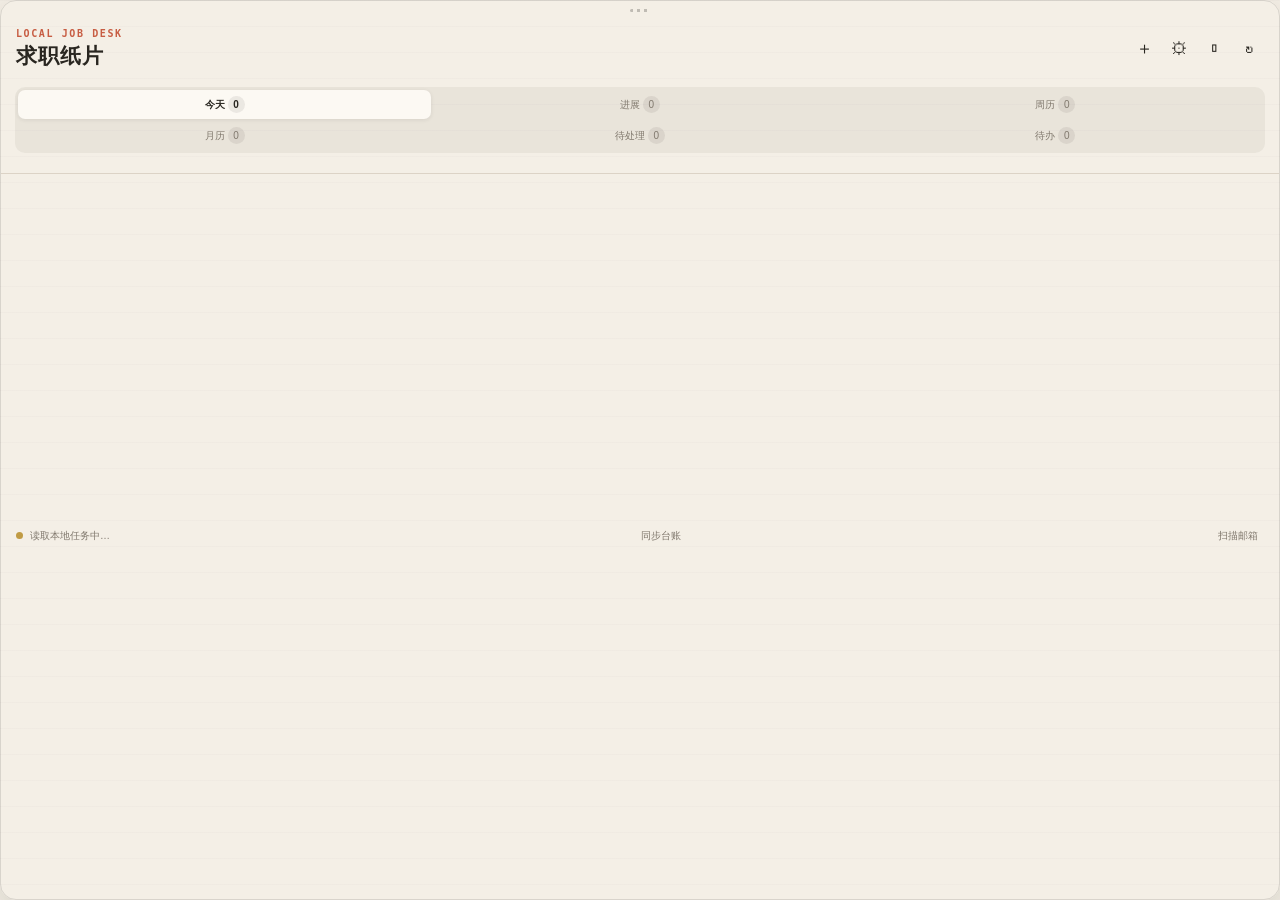
<file: src/job_mail_desk/ui/index.html>
<!doctype html>
<html lang="zh-CN">
  <head>
    <meta charset="utf-8">
    <meta name="viewport" content="width=device-width, initial-scale=1">
    <title>JobMailDesk</title>
    <link rel="stylesheet" href="style.css">
  </head>
  <body>
    <header class="topbar native-drag pywebview-drag-region" title="按住空白处拖动窗口">
      <div class="brand">
        <div class="eyebrow">LOCAL JOB DESK</div>
        <h1>求职纸片</h1>
      </div>
      <div class="top-actions">
        <button id="addButton" class="icon-button" title="新建任务">＋</button>
        <button id="settingsButton" class="icon-button" title="设置">⚙</button>
        <button id="capsuleButton" class="icon-button" title="胶囊模式">▯</button>
        <button id="scanButton" class="icon-button" title="扫描邮箱">↻</button>
      </div>
    </header>

    <section id="capsuleView" class="capsule-view">
      <button id="expandButton" title="点击展开">
        <span class="capsule-mark">J</span>
        <strong id="capsuleCount">0</strong>
      </button>
      <div class="capsule-drag native-drag pywebview-drag-region" title="按住拖动"></div>
    </section>

    <section class="notice-stack">
      <div id="urgentStrip" class="urgent-strip hidden"></div>
      <button id="updateBanner" class="update-banner hidden" type="button"></button>
    </section>

    <nav class="tabs" aria-label="任务视图">
      <button class="tab active" data-view="today">今天 <span id="countToday">0</span></button>
      <button class="tab" data-view="progress" title="按企业查看笔试、面试与轮次进展">进展 <span id="countProgress">0</span></button>
      <button class="tab" data-view="week">周历 <span id="countWeek">0</span></button>
      <button class="tab" data-view="month">月历 <span id="countMonth">0</span></button>
      <button class="tab" data-view="review" title="待归属与待补信息的统一入口">待处理 <span id="countReview">0</span></button>
      <button class="tab" data-view="list" title="全部事项；完成后保留，可再次恢复">待办 <span id="countList">0</span></button>
    </nav>

    <main id="cards" class="cards"></main>

    <footer>
      <span id="healthDot" class="health-dot"></span>
      <span id="healthText">读取本地任务中…</span>
      <button id="ledgerButton" class="text-button" title="读取岗位投递决策台账并刷新卡片">同步台账</button>
      <button id="refreshButton" class="text-button" title="立即扫描邮箱并刷新任务">扫描邮箱</button>
    </footer>

    <template id="taskTemplate">
      <article class="task-card">
        <div class="card-head">
          <div>
            <div class="company"></div>
            <div class="role"></div>
          </div>
          <div class="time-box">
            <div class="time-label"></div>
            <div class="remaining"></div>
          </div>
        </div>
        <div class="meta">
          <span class="stage"></span>
          <span class="round"></span>
          <span class="research"></span>
          <span class="snoozed"></span>
        </div>
        <p class="action"></p>
        <div class="actions">
          <button data-action="toggle_done">完成</button>
          <button data-action="edit_time">补时间</button>
          <button data-action="snooze">延后</button>
          <button data-action="source">邮件链接</button>
          <button data-action="research" class="research-open">查看攻略</button>
          <button data-action="obsidian">Obsidian</button>
          <button data-action="edit">编辑</button>
          <button data-action="ignore" class="muted">忽略</button>
        </div>
      </article>
    </template>

    <dialog id="taskDialog">
      <form id="taskForm" method="dialog">
        <div class="dialog-head">
          <div>
            <div class="eyebrow">MARKDOWN TASK</div>
            <h2 id="dialogTitle">新建求职任务</h2>
          </div>
          <button type="button" id="closeDialog" class="dialog-close">×</button>
        </div>
        <input type="hidden" name="task_id">
        <input type="hidden" name="unresolved_id">
        <input type="hidden" name="application_id">
        <div class="identity-row">
          <label>公司 / 事项<input name="company" required maxlength="80"></label>
          <label>岗位<input name="role" maxlength="80"></label>
        </div>
        <label class="task-only">招聘项目<input name="recruiting_project" maxlength="80" placeholder="如 2027 校园招聘、事业群或专项计划"></label>
        <div class="form-row task-only">
          <label>阶段<input name="stage" value="自定义待办" maxlength="40"></label>
          <label>轮次<input name="round" maxlength="30"></label>
        </div>
        <div class="form-row application-status-row">
          <label>申请链状态<select name="application_state">
            <option value="">不修改</option>
            <option value="active">进行中</option>
            <option value="pending">待确认</option>
            <option value="ended">已结束</option>
            <option value="offered">已 Offer</option>
          </select></label>
          <label>结果 / 说明<input name="application_result" maxlength="80" placeholder="如：一面未通过"></label>
        </div>
        <div class="form-row task-only">
          <label>开始<input name="start_at" type="datetime-local"></label>
          <label>结束<input name="end_at" type="datetime-local"></label>
        </div>
        <label class="task-only">硬截止<input name="deadline_at" type="datetime-local"></label>
        <label>下一步行动<textarea name="action_summary" rows="3" required maxlength="240"></textarea></label>
        <label class="task-only">Markdown 手动补充<textarea name="manual_notes" rows="6" maxlength="2000" placeholder="准备材料、问题清单、复盘备注……"></textarea></label>
        <div id="formError" class="form-error"></div>
        <div class="dialog-actions">
          <button type="button" id="cancelDialog">取消</button>
          <button type="submit" class="primary">保存到 Markdown</button>
        </div>
      </form>
    </dialog>

    <dialog id="settingsDialog" class="settings-dialog">
      <form id="settingsForm" method="dialog">
        <div class="dialog-head">
          <div>
            <div class="eyebrow">JOBMAILDESK CORE</div>
            <h2 id="settingsTitle">设置</h2>
          </div>
          <button type="button" id="closeSettings" class="dialog-close">×</button>
        </div>
        <p id="firstRunHint" class="settings-hint hidden">首次使用请配置邮箱账号。客户端授权码只保存在系统安全凭据库，本程序不会把密码写入配置文件。</p>

        <section class="settings-section">
          <h3>邮箱与扫描</h3>
          <label>邮箱账号<input name="email" type="email" autocomplete="username" placeholder="请输入完整邮箱地址"></label>
          <label>客户端授权码<input name="authorization_code" type="password" autocomplete="new-password" placeholder="已配置时留空即可"></label>
          <label>邮件服务商
            <select name="mail_provider" id="mailProvider">
              <option value="qq">QQ</option>
              <option value="163">163</option>
              <option value="126">126</option>
              <option value="yeah">Yeah</option>
              <option value="gmail">Gmail</option>
              <option value="outlook">Outlook</option>
              <option value="custom">Custom</option>
            </select>
          </label>
          <div class="form-row">
            <label>IMAP主机<input name="mail_host" autocomplete="off" placeholder="imap.example.com"></label>
            <label>端口<input name="mail_port" type="number" min="1" max="65535" inputmode="numeric"></label>
          </div>
          <label class="toggle-label"><input name="mail_ssl" type="checkbox">使用 SSL/TLS</label>
          <div class="form-row">
            <label>扫描间隔（分钟）<input name="poll_minutes" type="number" min="5" max="120" value="10"></label>
            <label>回看天数<input name="lookback_days" type="number" min="1" max="30" value="3"></label>
          </div>
          <button type="button" id="testMailSettings" class="secondary-wide">测试只读邮箱连接</button>
        </section>

        <section class="settings-section">
          <label class="toggle-label"><input name="obsidian_enabled" type="checkbox">同步到Obsidian</label>
          <p>选择一个Markdown文件作为待办总览；关闭时任务仍保存在本机。</p>
          <div class="path-row">
            <input name="obsidian_output" aria-label="Obsidian待办路径">
            <button type="button" data-pick-path="obsidian_output">选择</button>
          </div>
        </section>

        <section class="settings-section">
          <label class="toggle-label"><input name="progress_enabled" type="checkbox">生成求职进展文档</label>
          <p>输出文档由程序维护；台账文档由用户填写，公司进展会合并进卡片。</p>
          <label>进展输出</label>
          <div class="path-row">
            <input name="progress_output" aria-label="进展输出路径">
            <button type="button" data-pick-path="progress_output">选择</button>
          </div>
          <label>手动进展台账</label>
          <div class="path-row">
            <input name="progress_source" aria-label="手动进展台账路径">
            <button type="button" data-pick-path="progress_source">选择</button>
          </div>
          <button type="button" id="createProgressTemplate" class="secondary-wide">生成规范台账模板</button>
        </section>

        <section class="settings-section dictionary-section">
          <div class="settings-section-head">
            <h3>企业与岗位词典</h3>
            <span id="dictionaryBadge" class="version-chip">正在读取</span>
          </div>
          <p>程序已内置通用秋招词典。也可以导入自己的 XLSX 表格，在本机追加企业、招聘项目和岗位名称。</p>
          <label>工作表名称<input name="dictionary_sheet" value="2027秋招信息表" placeholder="例如：2027秋招信息表"></label>
          <div class="path-row">
            <input name="dictionary_workbook" aria-label="秋招词典工作簿" readonly placeholder="选择 .xlsx 文件">
            <button type="button" id="selectDictionaryWorkbook">选择</button>
          </div>
          <button type="button" id="compileDictionaryWorkbook" class="secondary-wide">编译并启用个人词典</button>
          <div id="dictionaryStatus" class="update-status">内置词典可直接使用</div>
        </section>

        <section class="settings-section update-section">
          <div class="settings-section-head">
            <h3>版本通知</h3>
            <span id="currentVersion" class="version-chip">v0.4.1</span>
          </div>
          <div id="runtimeVersionStatus" class="update-status">运行时隔离信息读取中…</div>
          <label class="toggle-label"><input name="updates_enabled" type="checkbox">每天自动检查一次</label>
          <p>只读取公开 GitHub Release并显示更新公告；下载和覆盖仍由用户手动完成。</p>
          <label>更新通道
            <select name="update_channel">
              <option value="preview">预览版（包含 prerelease）</option>
              <option value="stable">稳定版</option>
            </select>
          </label>
          <div class="update-actions">
            <button type="button" id="checkUpdates" class="secondary-wide">检查更新</button>
            <button type="button" id="openUpdateRelease" class="secondary-wide">打开下载页</button>
          </div>
          <div id="updateStatus" class="update-status">尚未检查更新</div>
          <details id="updateNotes" class="update-notes hidden">
            <summary>查看更新说明</summary>
            <pre id="updateNotesText"></pre>
          </details>
        </section>

        <div id="settingsStatus" class="form-error"></div>
        <div class="dialog-actions">
          <button type="button" id="cancelSettings">取消</button>
          <button type="submit" class="primary">保存并应用</button>
        </div>
      </form>
    </dialog>

    <script src="app.js"></script>
  </body>
</html>
</file>
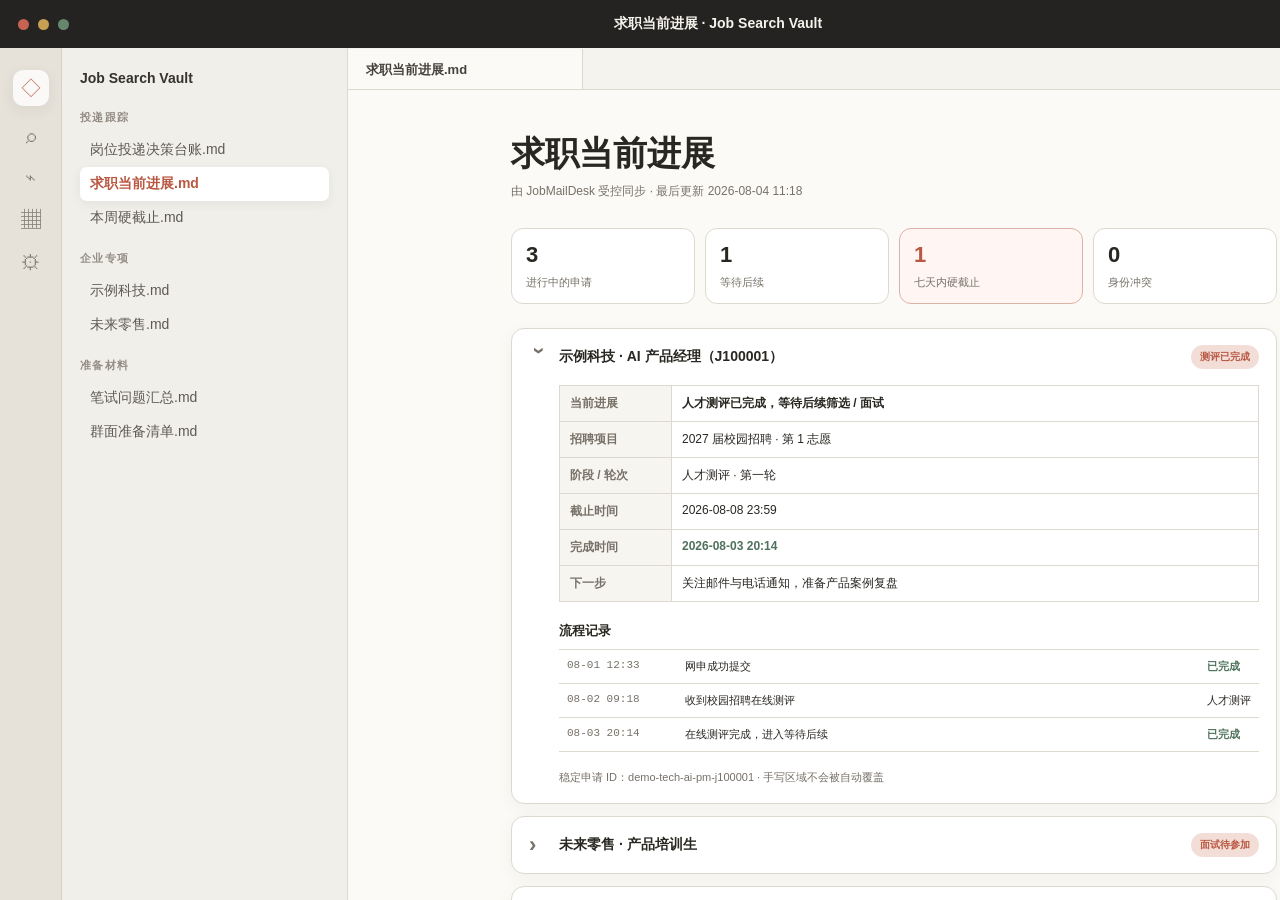
<file: docs/assets/obsidian-progress-demo.html>
<!doctype html>
<html lang="zh-CN">
<head>
  <meta charset="utf-8">
  <meta name="viewport" content="width=device-width, initial-scale=1">
  <title>JobMailDesk Obsidian Progress Demo</title>
  <style>
    :root {
      color-scheme: light;
      --chrome: #242322;
      --sidebar: #f1efea;
      --paper: #fbfaf7;
      --ink: #292722;
      --muted: #777168;
      --line: #ded9cf;
      --accent: #b95843;
      --accent-soft: #f3ded7;
      --green: #4f725e;
    }
    * { box-sizing: border-box; }
    body {
      margin: 0;
      background: #d8d5cf;
      color: var(--ink);
      font-family: "Microsoft YaHei UI", "PingFang SC", sans-serif;
    }
    .window {
      width: 1440px;
      height: 900px;
      overflow: hidden;
      background: var(--paper);
      box-shadow: 0 30px 80px rgba(28, 26, 23, .28);
    }
    .titlebar {
      height: 48px;
      display: flex;
      align-items: center;
      justify-content: space-between;
      padding: 0 18px;
      background: var(--chrome);
      color: #f6f3ed;
      font-size: 14px;
    }
    .titlebar .traffic { display: flex; gap: 9px; }
    .dot { width: 11px; height: 11px; border-radius: 50%; background: #77736d; }
    .dot:first-child { background: #c76352; }
    .dot:nth-child(2) { background: #c6a052; }
    .dot:nth-child(3) { background: #66876e; }
    .workspace { display: grid; grid-template-columns: 62px 286px 1fr; height: 852px; }
    .ribbon {
      display: flex;
      flex-direction: column;
      align-items: center;
      gap: 18px;
      padding-top: 22px;
      border-right: 1px solid #d7d2c8;
      background: #e6e2da;
      color: #6f6a62;
    }
    .ribbon span { font-size: 20px; opacity: .82; }
    .ribbon .active {
      width: 36px; height: 36px; display: grid; place-items: center;
      border-radius: 10px; background: #fff; color: var(--accent);
      box-shadow: 0 4px 14px rgba(45, 42, 36, .08);
    }
    .sidebar {
      padding: 22px 18px;
      border-right: 1px solid #ded9cf;
      background: var(--sidebar);
      color: #5d5952;
      font-size: 14px;
    }
    .vault { margin-bottom: 24px; color: #35322e; font-weight: 800; }
    .group { margin: 16px 0 8px; color: #938d84; font-size: 11px; font-weight: 800; letter-spacing: .12em; }
    .file { padding: 8px 10px; border-radius: 7px; white-space: nowrap; }
    .file.active { background: #fff; color: var(--accent); font-weight: 800; box-shadow: 0 3px 12px rgba(40, 37, 32, .06); }
    .main { overflow: hidden; background: var(--paper); }
    .tabbar {
      height: 42px;
      display: flex;
      align-items: end;
      border-bottom: 1px solid var(--line);
      background: #f5f3ee;
    }
    .tab {
      min-width: 235px;
      padding: 12px 18px 10px;
      border-right: 1px solid var(--line);
      background: var(--paper);
      color: #46423c;
      font-size: 13px;
      font-weight: 700;
    }
    .document { width: 850px; margin: 0 auto; padding: 44px 42px 80px; }
    h1 { margin: 0 0 8px; font: 800 34px/1.2 Georgia, "Microsoft YaHei UI", serif; }
    .meta { color: var(--muted); font-size: 12px; }
    .summary {
      display: grid;
      grid-template-columns: repeat(4, 1fr);
      gap: 10px;
      margin: 28px 0 24px;
    }
    .metric { padding: 13px 14px; border: 1px solid var(--line); border-radius: 12px; background: #fff; }
    .metric strong { display: block; margin-bottom: 4px; font-size: 22px; }
    .metric span { color: var(--muted); font-size: 11px; }
    .metric.urgent { border-color: #dfb1a6; background: #fff6f3; color: var(--accent); }
    details {
      margin: 12px 0;
      overflow: hidden;
      border: 1px solid var(--line);
      border-radius: 13px;
      background: #fff;
      box-shadow: 0 5px 18px rgba(41, 37, 31, .045);
    }
    summary {
      display: grid;
      grid-template-columns: 20px 1fr auto;
      gap: 10px;
      align-items: center;
      padding: 15px 17px;
      cursor: default;
      list-style: none;
      font-size: 14px;
      font-weight: 800;
    }
    summary::before { content: "›"; color: var(--muted); font-size: 22px; transform: rotate(90deg); }
    details:not([open]) summary::before { transform: rotate(0); }
    .badge { padding: 5px 9px; border-radius: 999px; background: var(--accent-soft); color: var(--accent); font-size: 10px; }
    .body { padding: 0 17px 18px 47px; }
    table { width: 100%; border-collapse: collapse; font-size: 12px; }
    th, td { padding: 9px 10px; border: 1px solid var(--line); text-align: left; vertical-align: top; }
    th { width: 112px; background: #f7f5f0; color: var(--muted); font-weight: 700; }
    h3 { margin: 20px 0 9px; font-size: 13px; }
    .timeline { display: grid; grid-template-columns: 118px 1fr auto; gap: 0; border-top: 1px solid var(--line); }
    .timeline div { padding: 9px 8px; border-bottom: 1px solid var(--line); font-size: 11px; }
    .timeline .time { color: var(--muted); font-family: Consolas, monospace; }
    .done { color: var(--green); font-weight: 800; }
    .sync-note { margin-top: 18px; color: var(--muted); font-size: 11px; }
  </style>
</head>
<body>
  <div class="window">
    <div class="titlebar">
      <div class="traffic"><span class="dot"></span><span class="dot"></span><span class="dot"></span></div>
      <strong>求职当前进展 · Job Search Vault</strong>
      <span>Obsidian</span>
    </div>
    <div class="workspace">
      <aside class="ribbon"><span class="active">◇</span><span>⌕</span><span>⌁</span><span>▦</span><span>⚙</span></aside>
      <aside class="sidebar">
        <div class="vault">Job Search Vault</div>
        <div class="group">投递跟踪</div>
        <div class="file">岗位投递决策台账.md</div>
        <div class="file active">求职当前进展.md</div>
        <div class="file">本周硬截止.md</div>
        <div class="group">企业专项</div>
        <div class="file">示例科技.md</div>
        <div class="file">未来零售.md</div>
        <div class="group">准备材料</div>
        <div class="file">笔试问题汇总.md</div>
        <div class="file">群面准备清单.md</div>
      </aside>
      <main class="main">
        <div class="tabbar"><div class="tab">求职当前进展.md</div></div>
        <article class="document">
          <h1>求职当前进展</h1>
          <div class="meta">由 JobMailDesk 受控同步 · 最后更新 2026-08-04 11:18</div>
          <section class="summary">
            <div class="metric"><strong>3</strong><span>进行中的申请</span></div>
            <div class="metric"><strong>1</strong><span>等待后续</span></div>
            <div class="metric urgent"><strong>1</strong><span>七天内硬截止</span></div>
            <div class="metric"><strong>0</strong><span>身份冲突</span></div>
          </section>
          <details open>
            <summary><span>示例科技 · AI 产品经理（J100001）</span><span class="badge">测评已完成</span></summary>
            <div class="body">
              <table>
                <tr><th>当前进展</th><td><strong>人才测评已完成，等待后续筛选 / 面试</strong></td></tr>
                <tr><th>招聘项目</th><td>2027 届校园招聘 · 第 1 志愿</td></tr>
                <tr><th>阶段 / 轮次</th><td>人才测评 · 第一轮</td></tr>
                <tr><th>截止时间</th><td>2026-08-08 23:59</td></tr>
                <tr><th>完成时间</th><td class="done">2026-08-03 20:14</td></tr>
                <tr><th>下一步</th><td>关注邮件与电话通知，准备产品案例复盘</td></tr>
              </table>
              <h3>流程记录</h3>
              <div class="timeline">
                <div class="time">08-01 12:33</div><div>网申成功提交</div><div class="done">已完成</div>
                <div class="time">08-02 09:18</div><div>收到校园招聘在线测评</div><div>人才测评</div>
                <div class="time">08-03 20:14</div><div>在线测评完成，进入等待后续</div><div class="done">已完成</div>
              </div>
              <div class="sync-note">稳定申请 ID：demo-tech-ai-pm-j100001 · 手写区域不会被自动覆盖</div>
            </div>
          </details>
          <details>
            <summary><span>未来零售 · 产品培训生</span><span class="badge">面试待参加</span></summary>
          </details>
          <details>
            <summary><span>云端互动 · 项目管理培训生</span><span class="badge">时间待确认</span></summary>
          </details>
        </article>
      </main>
    </div>
  </div>
</body>
</html>
</file>
<file: src/job_mail_desk/ui/style.css>
:root {
  color-scheme: light;
  --paper: #f4efe6;
  --paper-raised: #fcf9f3;
  --ink: #292620;
  --muted: #81796e;
  --line: #dcd3c6;
  --accent: #c75d43;
  --accent-soft: #efd8ce;
  --safe: #557962;
  font-family: "Microsoft YaHei UI", "Segoe UI", sans-serif;
}

* {
  box-sizing: border-box;
}

html,
body {
  width: 100%;
  height: 100%;
  margin: 0;
  overflow: hidden;
  background: transparent;
  color: var(--ink);
}

body {
  display: grid;
  grid-template-rows: auto auto auto 1fr auto;
  border: 1px solid rgba(37, 35, 31, 0.13);
  border-radius: 16px;
  background:
    linear-gradient(rgba(93, 80, 60, 0.024) 1px, transparent 1px),
    var(--paper);
  background-size: 100% 26px;
  box-shadow: 0 12px 36px rgba(35, 30, 24, 0.16);
}

.native-drag {
  cursor: grab;
  touch-action: none;
}

.native-drag:active {
  cursor: grabbing;
}

button {
  font: inherit;
  cursor: pointer;
}

.topbar {
  position: relative;
  display: flex;
  align-items: center;
  justify-content: space-between;
  min-height: 86px;
  padding: 20px 15px 11px;
  user-select: none;
}

.topbar::before {
  position: absolute;
  top: 8px;
  left: 50%;
  width: 20px;
  height: 3px;
  border-radius: 3px;
  background: repeating-linear-gradient(to right, rgba(37, 35, 31, 0.25) 0 3px, transparent 3px 7px);
  content: "";
  pointer-events: none;
  transform: translateX(-50%);
}

.brand {
  pointer-events: none;
}

.top-actions {
  display: flex;
  gap: 6px;
  pointer-events: auto;
}

.eyebrow {
  font: 700 10px/1.2 Consolas, monospace;
  letter-spacing: 0.16em;
  color: var(--accent);
}

h1 {
  margin: 2px 0 0;
  font-family: "Microsoft YaHei UI", sans-serif;
  font-size: 21px;
  letter-spacing: 0.04em;
}

.icon-button {
  width: 29px;
  height: 29px;
  border: 0;
  border-radius: 9px;
  background: transparent;
  color: var(--ink);
  font-size: 17px;
}

.icon-button:hover {
  background: rgba(37, 35, 31, 0.07);
}

.capsule-view {
  display: none;
}

body.capsule {
  display: block;
  border: 0;
  border-radius: 13px;
  background: transparent;
  box-shadow: none;
}

body.capsule > :not(.capsule-view) {
  display: none !important;
}

body.capsule .capsule-view {
  position: relative;
  display: grid;
  grid-template-rows: 1fr 18px;
  width: 100%;
  height: 100%;
  overflow: hidden;
  border: 1px solid rgba(37, 35, 31, 0.18);
  border-radius: 13px;
  background: var(--paper-raised);
  box-shadow: 0 7px 18px rgba(35, 30, 24, 0.2);
}

.capsule-view button {
  display: grid;
  width: 100%;
  min-height: 0;
  align-content: center;
  justify-items: center;
  gap: 5px;
  padding: 6px 3px 2px;
  border: 0;
  background: transparent;
  color: var(--ink);
}

.capsule-drag {
  position: relative;
  border-top: 1px solid rgba(37, 35, 31, 0.09);
  background: rgba(37, 35, 31, 0.035);
}

.capsule-drag::after {
  position: absolute;
  top: 50%;
  left: 50%;
  width: 15px;
  height: 3px;
  border-radius: 4px;
  background: repeating-linear-gradient(to right, rgba(37, 35, 31, 0.38) 0 3px, transparent 3px 6px);
  content: "";
  transform: translate(-50%, -50%);
}

.capsule-mark {
  display: grid;
  width: 18px;
  height: 18px;
  place-items: center;
  border-radius: 10px;
  background: var(--accent);
  color: white;
  font: 900 12px/1 Consolas, monospace;
}

.capsule-view strong {
  display: grid;
  min-width: 17px;
  height: 17px;
  place-items: center;
  border-radius: 9px;
  background: rgba(37, 35, 31, 0.08);
  font: 800 10px/1 Consolas, monospace;
}

.capsule-view strong.urgent {
  background: var(--accent);
  color: white;
}

.urgent-strip {
  margin: 0 15px 8px;
  padding: 6px 9px;
  border-left: 3px solid var(--accent);
  border-radius: 5px;
  background: color-mix(in srgb, var(--accent-soft) 72%, transparent);
  color: var(--accent);
  font-size: 10px;
  font-weight: 700;
}

.hidden {
  display: none;
}

.tabs {
  display: grid;
  grid-template-columns: repeat(3, 1fr);
  gap: 2px;
  margin: 0 14px 10px;
  padding: 3px;
  border-radius: 10px;
  background: rgba(37, 35, 31, 0.055);
}

.tab {
  padding: 6px 2px;
  border: 0;
  border-radius: 7px;
  background: transparent;
  color: var(--muted);
  font-size: 10px;
}

.tab span {
  display: inline-grid;
  min-width: 17px;
  height: 17px;
  place-items: center;
  border-radius: 9px;
  background: rgba(37, 35, 31, 0.08);
  font-size: 10px;
}

.tab.active {
  border-color: transparent;
  background: var(--paper-raised);
  box-shadow: 0 1px 4px rgba(37, 35, 31, 0.09);
  color: var(--ink);
  font-weight: 700;
}

.filter-bar {
  display: flex;
  gap: 5px;
  margin: 0 1px 9px;
  padding: 1px 0 3px;
  overflow-x: auto;
  scrollbar-width: none;
}

.filter-bar::-webkit-scrollbar {
  display: none;
}

.filter-bar button {
  flex: 0 0 auto;
  padding: 5px 8px;
  border: 1px solid var(--line);
  border-radius: 999px;
  background: color-mix(in srgb, var(--paper-raised) 78%, transparent);
  color: var(--muted);
  font-size: 9px;
}

.filter-bar button.active {
  border-color: color-mix(in srgb, var(--safe) 52%, var(--line));
  background: color-mix(in srgb, var(--safe) 13%, var(--paper-raised));
  color: var(--safe);
  font-weight: 700;
}

.cards {
  overflow-y: auto;
  padding: 0 14px 10px;
  scrollbar-width: thin;
  scrollbar-color: var(--line) transparent;
}

.task-card {
  position: relative;
  margin-bottom: 8px;
  padding: 13px 13px 12px;
  border: 1px solid color-mix(in srgb, var(--line) 82%, transparent);
  border-left: 3px solid var(--safe);
  border-radius: 10px;
  background: color-mix(in srgb, var(--paper-raised) 82%, transparent);
  box-shadow: 0 2px 9px rgba(37, 35, 31, 0.035);
  cursor: pointer;
}

.task-card.done {
  border-left-color: var(--line);
  opacity: 0.58;
}

.task-card.done .company,
.task-card.done .role,
.task-card.done .time-label,
.task-card.done .action {
  text-decoration: line-through;
}

.task-card.recently-handled {
  border-left-color: var(--line);
  opacity: 0.62;
}

.task-card.recently-handled .company,
.task-card.recently-handled .role,
.task-card.recently-handled .time-label,
.task-card.recently-handled .action {
  text-decoration: line-through;
}

.task-card[data-priority="urgent"]:not(.done):not(.recently-handled) {
  border-left-color: var(--accent);
  background: color-mix(in srgb, var(--accent-soft) 34%, var(--paper-raised));
}

.card-head {
  display: flex;
  align-items: flex-start;
  justify-content: space-between;
  gap: 10px;
}

.company {
  font-size: 14px;
  font-weight: 800;
}

.role {
  margin-top: 2px;
  color: var(--muted);
  font-size: 11px;
}

.time-box {
  flex: none;
  text-align: right;
}

.time-label {
  font: 700 12px/1.2 Consolas, monospace;
}

.remaining {
  margin-top: 3px;
  color: var(--accent);
  font-size: 10px;
  font-weight: 700;
}

.meta {
  display: flex;
  flex-wrap: wrap;
  gap: 5px;
  margin-top: 9px;
}

.meta span {
  padding: 2px 6px;
  border-radius: 9px;
  background: rgba(37, 35, 31, 0.07);
  font-size: 10px;
}

.action {
  display: -webkit-box;
  margin: 8px 0;
  overflow: hidden;
  color: #474139;
  font-size: 11px;
  line-height: 1.55;
  -webkit-line-clamp: 3;
  -webkit-box-orient: vertical;
}

.actions {
  display: flex;
  flex-wrap: wrap;
  gap: 5px;
  cursor: default;
}

.actions button {
  padding: 4px 7px;
  border: 0;
  border-radius: 7px;
  background: rgba(37, 35, 31, 0.055);
  color: var(--ink);
  font-size: 10px;
}

.actions button:first-child {
  background: var(--ink);
  color: white;
}

.actions .muted {
  color: var(--muted);
}

.unresolved-card {
  border-color: color-mix(in srgb, var(--accent) 45%, var(--line));
  background: color-mix(in srgb, var(--accent-soft) 55%, var(--paper));
}

.unresolved-candidates {
  display: flex;
  flex-wrap: wrap;
  gap: 6px;
  align-items: center;
  margin: 8px 0 2px;
  color: var(--muted);
  font-size: 12px;
}

.secondary-action {
  border: 1px solid var(--line);
  border-radius: 999px;
  padding: 5px 9px;
  color: var(--ink);
  background: var(--paper);
  cursor: pointer;
}

.secondary-action:hover {
  border-color: var(--accent);
  color: var(--accent-strong);
}

.actions button.confirming,
.calendar-event button.confirming {
  background: var(--accent);
  color: white;
}

dialog {
  width: calc(100% - 36px);
  max-width: 560px;
  max-height: calc(100% - 42px);
  padding: 0;
  overflow: hidden;
  border: 1px solid var(--line);
  border-radius: 16px;
  background: var(--paper);
  color: var(--ink);
  box-shadow: 0 18px 50px rgba(37, 35, 31, 0.28);
}

dialog::backdrop {
  background: rgba(37, 35, 31, 0.42);
  backdrop-filter: blur(2px);
}

#taskForm {
  display: grid;
  max-height: calc(100vh - 50px);
  gap: 13px;
  padding: 20px;
  overflow: auto;
  overflow-x: hidden;
}

.dialog-head {
  display: flex;
  align-items: flex-start;
  justify-content: space-between;
}

.dialog-head h2 {
  margin: 3px 0 0;
  font-size: 19px;
}

.dialog-close {
  border: 0;
  background: transparent;
  color: var(--muted);
  font-size: 24px;
}

#taskForm label {
  display: grid;
  gap: 4px;
  color: var(--muted);
  font-size: 10px;
  font-weight: 700;
}

#taskForm input,
#taskForm select,
#taskForm textarea {
  width: 100%;
  padding: 8px 9px;
  border: 1px solid var(--line);
  border-radius: 8px;
  outline: 0;
  background: rgba(255, 255, 255, 0.68);
  color: var(--ink);
  font: 12px/1.35 "Microsoft YaHei UI", sans-serif;
}

#taskForm input:focus,
#taskForm select:focus,
#taskForm textarea:focus {
  border-color: var(--accent);
}

.form-row {
  display: grid;
  grid-template-columns: 1fr 1fr;
  gap: 12px;
}

.identity-row {
  display: grid;
  grid-template-columns: minmax(0, 0.8fr) minmax(0, 1.2fr);
  gap: 12px;
}

#taskForm textarea[name="action_summary"] {
  min-height: 76px;
  resize: vertical;
}

#taskForm textarea[name="manual_notes"] {
  min-height: 150px;
  resize: vertical;
}

.progress-overview {
  display: flex;
  align-items: center;
  justify-content: space-between;
  margin-bottom: 8px;
  padding: 0 3px;
  color: var(--muted);
  font-size: 10px;
}

.progress-overview button {
  padding: 4px 8px;
  border: 1px solid var(--line);
  border-radius: 7px;
  background: rgba(255, 255, 255, 0.54);
  color: var(--ink);
  font-size: 9px;
}

.progress-company {
  width: 100%;
  min-width: 0;
  box-sizing: border-box;
  margin-bottom: 7px;
  overflow: hidden;
  border: 1px solid var(--line);
  border-radius: 10px;
  background: rgba(255, 255, 255, 0.48);
}

.progress-company[open] {
  background: rgba(255, 255, 255, 0.64);
  box-shadow: 0 3px 10px rgba(37, 35, 31, 0.04);
}

.progress-company-summary {
  display: grid;
  grid-template-columns: 12px minmax(0, 1fr) max-content;
  gap: 8px;
  align-items: center;
  width: 100%;
  min-width: 0;
  box-sizing: border-box;
  min-height: 48px;
  padding: 5px 12px 5px 8px;
  list-style: none;
  cursor: pointer;
  user-select: none;
}

.progress-company-summary::-webkit-details-marker {
  display: none;
}

.progress-company-summary:hover {
  background: rgba(37, 35, 31, 0.035);
}

.progress-chevron::before {
  display: block;
  content: "›";
  color: var(--muted);
  font: 700 16px/1 Consolas, monospace;
  transition: transform 120ms ease;
}

.progress-company[open] .progress-chevron::before {
  transform: rotate(90deg);
}

.progress-company-identity {
  min-width: 0;
}

.progress-company-identity strong,
.progress-company-identity small {
  display: block;
  overflow: hidden;
  text-overflow: ellipsis;
  white-space: nowrap;
}

.progress-company-identity strong {
  font-size: 12px;
}

.progress-company-identity small {
  color: var(--muted);
  font-size: 9px;
}

.progress-company-state {
  justify-self: end;
  padding: 3px 7px;
  border-radius: 8px;
  font-size: 9px;
  font-weight: 700;
  white-space: nowrap;
}

.progress-company-state.active {
  background: rgba(85, 121, 98, 0.12);
  color: var(--safe);
}

.progress-company-state.offered {
  background: rgba(85, 121, 98, 0.18);
  color: var(--safe);
}

.progress-company-state.closed {
  background: rgba(37, 35, 31, 0.06);
  color: var(--muted);
}

.progress-company-body {
  padding: 0 9px 4px 29px;
  border-top: 1px solid color-mix(in srgb, var(--line) 60%, transparent);
}

.progress-card {
  margin: 8px 0;
  padding: 10px;
  border: 1px solid color-mix(in srgb, var(--line) 78%, transparent);
  border-left: 3px solid var(--safe);
  border-radius: 10px;
  background: rgba(255, 255, 255, 0.58);
}

.progress-card.closed {
  border-left-color: var(--line);
}

.progress-card.offered {
  border-left-color: var(--safe);
  background: rgba(85, 121, 98, 0.06);
}

.progress-head {
  display: flex;
  align-items: flex-start;
  justify-content: space-between;
  gap: 10px;
}

.progress-head strong {
  display: block;
  font-size: 12px;
}

.progress-head small {
  color: var(--muted);
  font-size: 9px;
}

.progress-head-actions > span {
  padding: 3px 7px;
  border-radius: 8px;
  background: rgba(85, 121, 98, 0.12);
  color: var(--safe);
  font-size: 9px;
  font-weight: 700;
}

.progress-current {
  margin: 8px 0 7px;
  font-size: 11px;
  font-weight: 700;
}

.progress-head-actions {
  display: grid;
  justify-items: end;
  gap: 4px;
}

.progress-edit {
  padding: 2px 6px;
  border: 1px solid var(--line);
  border-radius: 7px;
  background: transparent;
  color: var(--muted);
  font-size: 9px;
}

.progress-edit:hover {
  color: var(--ink);
}

#taskDialog.application-edit .task-only {
  display: none;
}

.progress-action {
  margin: -2px 0 8px;
  color: var(--muted);
  font-size: 10px;
  line-height: 1.45;
}

.progress-timeline {
  display: grid;
  gap: 4px;
  border-left: 1px solid var(--line);
  padding-left: 8px;
}

.progress-event {
  display: grid;
  grid-template-columns: 78px minmax(0, 1fr) auto;
  gap: 6px;
  align-items: center;
  padding: 4px 5px;
  border: 0;
  border-radius: 6px;
  background: transparent;
  color: var(--ink);
  text-align: left;
  font-size: 9px;
}

.progress-event:not(:disabled):hover {
  background: rgba(37, 35, 31, 0.055);
}

.progress-event time {
  color: var(--muted);
  font-family: Consolas, monospace;
}

.progress-event em {
  color: var(--muted);
  font-style: normal;
}

.dialog-actions {
  display: flex;
  justify-content: flex-end;
  gap: 8px;
}

.dialog-actions button {
  padding: 8px 12px;
  border: 1px solid var(--line);
  border-radius: 8px;
  background: transparent;
}

.dialog-actions .primary {
  border-color: var(--ink);
  background: var(--ink);
  color: white;
}

.form-error {
  min-height: 14px;
  color: var(--accent);
  font-size: 10px;
}

.form-error.success {
  color: var(--safe);
}

.settings-dialog {
  max-width: 620px;
}

#settingsForm {
  display: grid;
  gap: 10px;
  max-height: calc(100vh - 54px);
  overflow-y: auto;
  padding: 18px;
}

#settingsForm label:not(.toggle-label) {
  display: grid;
  gap: 4px;
  color: var(--muted);
  font-size: 10px;
  font-weight: 700;
}

#settingsForm input:not([type="checkbox"]) {
  width: 100%;
  box-sizing: border-box;
  padding: 8px 9px;
  border: 1px solid var(--line);
  border-radius: 8px;
  outline: 0;
  background: rgba(255, 255, 255, 0.72);
  color: var(--ink);
  font: 11px/1.35 "Microsoft YaHei UI", sans-serif;
}

.settings-hint {
  margin: 0 0 12px;
  padding: 9px 10px;
  border-radius: 9px;
  background: var(--accent-soft);
  color: var(--ink);
  font-size: 10px;
  line-height: 1.5;
}

.settings-section {
  margin-bottom: 11px;
  padding: 11px;
  border: 1px solid var(--line);
  border-radius: 11px;
  background: rgba(255, 255, 255, 0.44);
}

.settings-section h3 {
  margin: 0 0 8px;
  font-size: 12px;
}

.notice-stack:has(> .hidden:first-child):has(> .hidden:last-child) {
  display: none;
}

.settings-section-head {
  display: flex;
  align-items: center;
  justify-content: space-between;
  gap: 12px;
}

.settings-section-head h3 {
  margin: 0;
}

.version-chip {
  padding: 3px 8px;
  border: 1px solid var(--line);
  border-radius: 999px;
  color: var(--muted);
  font-size: 11px;
  font-weight: 700;
}

#settingsForm select {
  width: 100%;
  margin-top: 6px;
  padding: 9px 10px;
  border: 1px solid var(--line);
  border-radius: 9px;
  background: var(--paper);
  color: var(--ink);
  font: inherit;
}

.update-actions {
  display: flex;
  flex-wrap: wrap;
  gap: 7px;
}

.update-actions button {
  flex: 1 1 120px;
  min-height: 34px;
  padding: 7px 10px;
  border: 1px solid var(--line);
  border-radius: 8px;
  background: rgba(255, 255, 255, 0.62);
  color: var(--ink);
  font-size: 10px;
  line-height: 1.25;
  white-space: nowrap;
}

.update-actions button:disabled {
  cursor: default;
  opacity: 0.52;
}

.update-status {
  min-height: 18px;
  color: var(--muted);
  font-size: 12px;
  line-height: 1.5;
}

.update-status.success {
  color: var(--safe);
}

.update-status.error {
  color: var(--accent);
}

.update-notes summary {
  cursor: pointer;
  color: var(--muted);
  font-size: 12px;
}

.update-notes pre {
  max-height: 180px;
  overflow: auto;
  margin: 8px 0 0;
  padding: 10px;
  border-radius: 9px;
  background: color-mix(in srgb, var(--ink) 5%, transparent);
  color: var(--ink);
  font: 12px/1.55 "Microsoft YaHei", sans-serif;
  white-space: pre-wrap;
}

#settingsButton.update-ready {
  position: relative;
}

#settingsButton.update-ready::after {
  position: absolute;
  top: 4px;
  right: 3px;
  width: 7px;
  height: 7px;
  border: 2px solid var(--paper);
  border-radius: 50%;
  background: var(--accent);
  content: "";
}

.update-banner {
  margin: 0 16px 8px;
  padding: 8px 12px;
  border: 1px solid color-mix(in srgb, var(--accent) 28%, var(--line));
  border-radius: 10px;
  background: color-mix(in srgb, var(--accent-soft) 58%, var(--paper-raised));
  color: var(--accent);
  font: 800 11px/1.3 "Microsoft YaHei UI", sans-serif;
  text-align: left;
  cursor: pointer;
}

.update-banner:hover {
  border-color: var(--accent);
}

body.capsule .update-banner {
  display: none;
}

.settings-section p {
  margin: 2px 0 8px;
  color: var(--muted);
  font-size: 9px;
  line-height: 1.45;
}

.toggle-label {
  display: flex !important;
  grid-template-columns: none !important;
  flex-direction: row !important;
  align-items: center;
  gap: 7px;
  font-size: 11px !important;
  font-weight: 800;
}

.toggle-label input {
  width: 15px !important;
  height: 15px;
  margin: 0;
}

.path-row {
  display: grid;
  grid-template-columns: minmax(0, 1fr) auto;
  gap: 6px;
  margin: 4px 0 8px;
}

.path-row input {
  min-width: 0;
  font: 9px/1.3 Consolas, monospace;
}

.path-row button,
.secondary-wide {
  border: 1px solid var(--line);
  border-radius: 8px;
  background: rgba(255, 255, 255, 0.62);
  color: var(--ink);
}

.path-row button {
  padding: 0 10px;
}

.secondary-wide {
  width: 100%;
  padding: 7px 10px;
  font-size: 10px;
}

.quick-create {
  padding: 16px;
}

.quick-create h2 {
  margin: 3px 0 12px;
}

.quick-create > button:not(.dialog-close) {
  display: grid;
  width: 100%;
  gap: 3px;
  margin-top: 8px;
  padding: 12px;
  border: 1px solid var(--line);
  border-radius: 10px;
  background: rgba(255, 255, 255, 0.65);
  color: var(--ink);
  text-align: left;
  font-weight: 800;
}

.quick-create small {
  color: var(--muted);
  font-size: 10px;
  font-weight: 400;
}

.empty {
  display: grid;
  min-height: 220px;
  place-items: center;
  color: var(--muted);
  font-size: 13px;
  text-align: center;
}

.calendar-toolbar {
  display: flex;
  align-items: center;
  justify-content: space-between;
  margin-bottom: 10px;
  padding: 0 2px;
}

.calendar-toolbar strong {
  font-size: 14px;
}

.calendar-toolbar button {
  width: 29px;
  height: 27px;
  border: 1px solid var(--line);
  border-radius: 8px;
  background: rgba(255, 255, 255, 0.55);
}

.week-agenda {
  display: grid;
  gap: 7px;
}

.week-day {
  display: grid;
  grid-template-columns: 54px 1fr;
  min-height: 50px;
  overflow: hidden;
  border: 1px solid var(--line);
  border-radius: 10px;
  background: rgba(255, 255, 255, 0.58);
}

.week-date {
  display: grid;
  align-content: center;
  justify-items: center;
  border-right: 1px solid var(--line);
  color: var(--muted);
  font-size: 10px;
}

.week-date strong {
  color: var(--ink);
  font: 800 18px/1 Consolas, monospace;
}

.week-day.today .week-date {
  background: var(--ink);
  color: white;
}

.week-day.today .week-date strong {
  color: white;
}

.week-events {
  display: grid;
  gap: 5px;
  align-content: center;
  padding: 7px 8px;
}

.calendar-event {
  display: grid;
  grid-template-columns: 42px 1fr auto;
  gap: 5px;
  align-items: center;
  padding: 5px 7px;
  border-left: 3px solid var(--safe);
  border-radius: 5px;
  background: rgba(69, 123, 93, 0.09);
  font-size: 10px;
}

.calendar-event.urgent {
  border-left-color: var(--accent);
  background: rgba(232, 93, 63, 0.11);
}

.calendar-event time {
  font-family: Consolas, monospace;
  font-weight: 700;
}

.calendar-event button {
  border: 0;
  background: transparent;
  color: var(--muted);
  font-size: 14px;
}

.calendar-event.done {
  border-left-color: var(--line);
  opacity: 0.56;
}

.calendar-event.done time,
.calendar-event.done span {
  text-decoration: line-through;
}

.no-events {
  color: #aaa195;
  font-size: 10px;
}

.month-weekdays,
.month-grid {
  display: grid;
  grid-template-columns: repeat(7, 1fr);
  gap: 4px;
}

.month-weekdays {
  margin-bottom: 4px;
  color: var(--muted);
  font-size: 9px;
  text-align: center;
}

.month-cell {
  position: relative;
  min-height: 47px;
  padding: 5px;
  border: 1px solid transparent;
  border-radius: 8px;
  background: rgba(255, 255, 255, 0.4);
  color: var(--ink);
  text-align: left;
  font: 11px/1 Consolas, monospace;
}

.month-cell.outside {
  color: #b5ada2;
  background: transparent;
}

.month-cell.today {
  border-color: var(--ink);
}

.month-cell.selected {
  background: var(--ink);
  color: white;
}

.event-dots {
  display: flex;
  flex-wrap: wrap;
  gap: 2px;
  margin-top: 7px;
}

.event-dot {
  width: 5px;
  height: 5px;
  border-radius: 50%;
  background: var(--safe);
}

.event-dot.urgent {
  background: var(--accent);
}

.selected-day {
  margin-top: 11px;
  padding-top: 10px;
  border-top: 1px solid var(--line);
}

.selected-day h2 {
  margin: 0 0 7px;
  font-size: 12px;
}

footer {
  display: flex;
  align-items: center;
  gap: 7px;
  padding: 8px 15px 10px;
  border-top: 1px solid var(--line);
  color: var(--muted);
  font-size: 10px;
}

.health-dot {
  width: 7px;
  height: 7px;
  border-radius: 50%;
  background: #c09b44;
}

.health-dot.ok {
  background: var(--safe);
}

.health-dot.error {
  background: var(--accent);
}

.text-button {
  margin-left: auto;
  border: 0;
  background: transparent;
  color: var(--muted);
  font-size: 10px;
}
</file>
